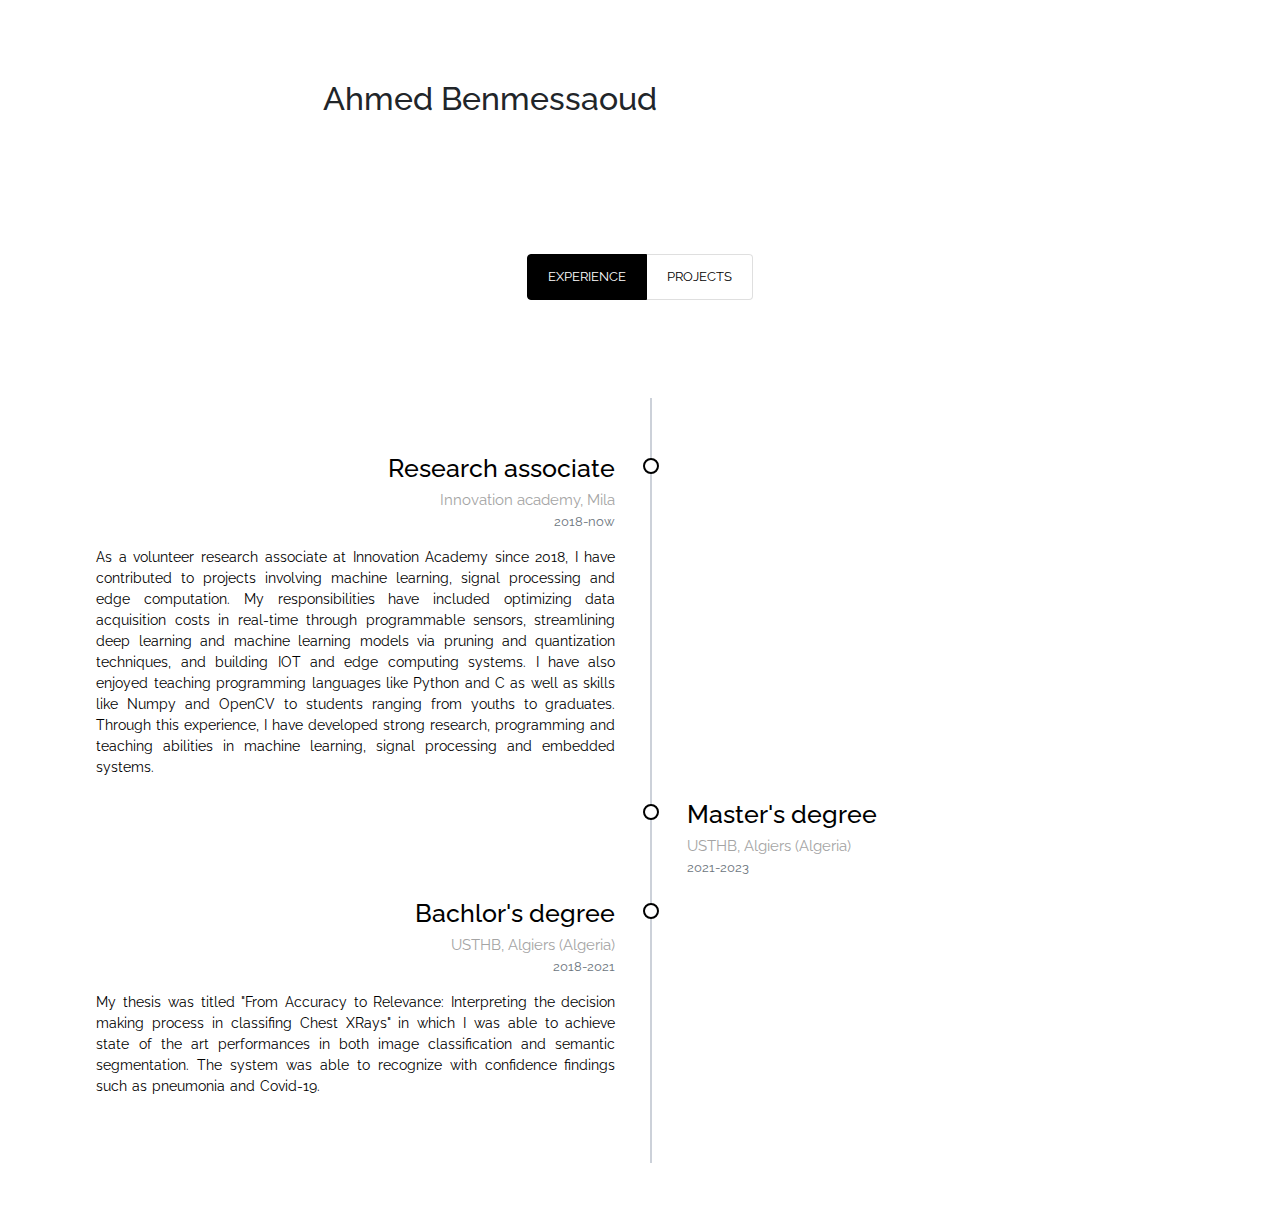
<file: index.html>
<!DOCTYPE html>
<html lang="en">
  <head>
    <meta charset="utf-8">
    <title>Ahmed Benmessaoud</title>
    <meta name="description" content=" ">
    <meta name="author" content="Ahmed Benmessaoud">

    <!-- Mobile-friendly -->
    <meta name="viewport" content="width=device-width, initial-scale=1">

    <!-- Bootstrap CSS -->
    <link rel="stylesheet" href="https://stackpath.bootstrapcdn.com/bootstrap/4.5.2/css/bootstrap.min.css" integrity="sha384-JcKb8q3iqJ61gNV9KGb8thSsNjpSL0n8PARn9HuZOnIxN0hoP+VmmDGMN5t9UJ0Z" crossorigin="anonymous">

    <!-- Minimalist CSS -->
    <link rel="stylesheet" href="assets/css/minimalist.css">

    <!-- FontAwesome -->
    <link rel="stylesheet" href="https://cdnjs.cloudflare.com/ajax/libs/font-awesome/5.14.0/css/all.min.css" integrity="sha512-1PKOgIY59xJ8Co8+NE6FZ+LOAZKjy+KY8iq0G4B3CyeY6wYHN3yt9PW0XpSriVlkMXe40PTKnXrLnZ9+fkDaog==" crossorigin="anonymous" />

    <!-- Favicon -->
    <link rel="icon" type="image/png" href="assets/images/MyIcon.png">

  </head>
  <body>
    <!-- User info -->
    <header>
      <div class="container">
        <div class="row justify-content-lg-center">
          <!--<div class="col-lg-2 text-center">
            <img src="https://picsum.photos/140" class="user-image rounded-circle" alt="Ahmed Benmessaoud">
          </div>--> 
          <div class="col-lg-7">
            <h2>Ahmed Benmessaoud</h2>
            <p class="text-justify">

            </p>
            <ul class="list-inline text-lg-right social-icons">
              <li class="list-inline-item"><a href="https://www.linkedin.com/in/ahmed-benmessaoud-173663159/" target="_blank"><i class="fab fa-linkedin-in"></i></a></li>
              <li class="list-inline-item"><a href="https://github.com/benx13/" target="_blank"><i class="fab fa-github"></i></a></li>
              <li class="list-inline-item"><a href="mailto:ahmed.benmessaoud@aol.com" target="_blank"><i class="fas fa-at"></i></a></li>
              
              <!--
                <li class="list-inline-item"><a href="#" target="_blank"><i class="fas fa-pencil-alt"></i></a></li>
                <li class="list-inline-item"><a href="#" target="_blank"><i class="fab fa-dev"></i></a></li>
                <li class="list-inline-item"><a href="#" target="_blank"><i class="fab fa-facebook"></i></a></li>
                <li class="list-inline-item"><a href="#" target="_blank"><i class="fab fa-instagram"></i></a></li>
              -->
            </ul>
          </div>
        </div>
      </div>
    </header>
    <!-- Content -->
    <section>
      <!-- ./content-switch -->
      <div class="d-flex justify-content-center">
        <div class="list-group list-group-horizontal-md" id="content-tabs" role="tablist">
          <a class="list-group-item small text-uppercase active" id="list-experience-list" data-toggle="list" href="#experience" role="tab">Experience</a>
          <a class="list-group-item small text-uppercase" id="list-projects-list" data-toggle="list" href="#projects" role="tab">Projects</a>
        </div>
      </div>
      <!-- ./content-switch -->
      <!-- ./content-body -->
      <div class="container pt-5 tab-content">
        <!-- ./experience-panel-->
        <div class="tab-pane fade show active" id="experience" role="tabpanel">
          <div class="row justify-content-lg-center">
            <div class="col-lg-80">
              <!-- Timeline -->
              <div class="timeline-container", style="left: 1%;">
                <div class="timeline-block timeline-block-left">
                  <div class="timeline-content">
                    <h3 class="timeline-h3">Research associate</h3>
                    <span class="timeline-span">Innovation academy, Mila</span>
                    <p class="text-muted small mb-3">2018-now</p>
                    <p class="timeline-p text-justify">As a volunteer research associate at Innovation Academy since 2018, I have contributed to projects involving machine learning, signal processing and edge computation. My responsibilities have included optimizing data acquisition costs in real-time through programmable sensors, streamlining deep learning and machine learning models via pruning and quantization techniques, and building IOT and edge computing systems. I have also enjoyed teaching programming languages like Python and C as well as skills like Numpy and OpenCV to students ranging from youths to graduates. Through this experience, I have developed strong research, programming and teaching abilities in machine learning, signal processing and embedded systems.</p>
                  </div>
                    <div class="marker"></div>
                  </div>
                <div class="timeline-block timeline-block-right">
                  <div class="marker"></div>
                  <div class="timeline-content">
                    <h3 class="timeline-h3">Master's degree</h3>
                    <span class="timeline-span">USTHB, Algiers (Algeria)</span>
                    <p class="text-muted small mb-3">2021-2023</p>
                    <p class="timeline-p text-justify"></p>
                  </div>
                </div>
                
            
                <div class="timeline-block timeline-block-left">
                  <div class="timeline-content">
                    <h3 class="timeline-h3">Bachlor's degree</h3>
                    <span class="timeline-span">USTHB, Algiers (Algeria)</span>
                    <p class="text-muted small mb-3">2018-2021</p>
                    <p class="timeline-p text-justify">My thesis was titled "From Accuracy 
                      to Relevance: Interpreting the decision making process in classifing Chest XRays" in which I was able to achieve state of the art 
                      performances in both image classification and semantic segmentation. The system was able to recognize with confidence findings 
                      such as pneumonia and Covid-19.</p>
                  </div>
                    <div class="marker"></div>
                  </div>
                  
                  
                </div>
                <!-- ./timeline -->
              </div>
            </div>
          </div>

          <!-- ./projects-panel--> 
          <div class="tab-pane fade show" id="projects" role="tabpanel">
           <!-- 
            <div class="hide-mobile">
              <div class="project-line"></div>
            </div>
            --->
            <div class="timeline-block" style="margin-left:-3.8%; margin-bottom: 1%;">
              <div class="marker"></div>
              <div class="timeline-content">
                <h3 class="timeline-h3">Papers</h3>
              </div>
            </div>
              
            <div class="card mb-4">
              <div class="card-body">
                <h4 class="card-title">High quality ECG dataset based on MIT-BIH recordings for improved heartbeats classification</h4>
                <h6 class="card-subtitle mb-2 text-muted"> <strong class="text-danger">A.S. Benmessaoud</strong>, F. Medjani, Y. Bousseloub, K. Bouaita, D. Benrahem, T. Kezai -- IEEE COINS 2023 -- berlin </h6>
                  <div class="card-pictures d-flex flex-wrap float-md-right">
                    <img src="assets/images/paper.png" class="user-image float-md-right ml-md-3 img-fluid" alt="image">
                    <img src="assets/images/paper2.png" class="user-image float-md-right ml-md-3 img-fluid" alt="image">
                  </div>
                <p class="card-text text-justify">The paper proposes a new methodology to create a high-quality ECG heartbeat dataset from the MIT-BIH recordings. The authors use an outlier removal technique and calculate an optimal heartbeat size to avoid mixing successive heartbeats. They also preserve the R-R interval set which is important for diagnosis. The new dataset is publicly available. To evaluate the dataset quality, the authors train a 1D ResNet model which achieves 99.24% accuracy, outperforming prior methods by 5-7%. Downsampling the data further improves model performance and efficiency. Overall, the improved dataset construction technique and deep learning model achieve state-of-the-art heartbeat classification, demonstrating the importance of high-quality training data.</p>
                  <!--<ul class="list-inline social-icons">
                    <li class="list-inline-item"><a href="#"><i class="fas fa-link"></i></a></li>
                    <li class="list-inline-item"><a href="#" target="_blank"><i class="fab fa-github"></i></a></li>
                  </ul>--> 
              </div>
            </div>
            <div class="timeline-block" style="margin-left:-3.8%; margin-bottom: 1%;">
              <div class="marker"></div>
              <div class="timeline-content">
                <h3 class="timeline-h3">IoT devops</h3>
              </div>
            </div>
              
            <div class="card mb-4">
              <div class="card-body">
                <h4 class="card-title">Smart factory infrastructure</h4>
                  <div class="card-pictures d-flex flex-wrap float-md-right">
                  </div>
                <p class="card-text text-justify">Smart factory infrastructure by collecting data from the newest st microelectronics ISPU chip with an integrated programmable 32kb/8kb cpu core runing a helper deeplearning model inside connected to an ESP32 to transmit data to a cloud based mqtt data broker linked to a kafka datastream which streams and applies basic preprocessing to subscribed services such grafana for dashboarding, influxdb for time series data, and other deep learning containers for decision deriving.</p>
                  <!--<ul class="list-inline social-icons">
                    <li class="list-inline-item"><a href="#"><i class="fas fa-link"></i></a></li>
                    <li class="list-inline-item"><a href="#" target="_blank"><i class="fab fa-github"></i></a></li>
                  </ul>--> 
              </div>
            </div>
            <div class="timeline-block" style="margin-left:-3.8%; margin-bottom: 1%;">
              <div class="marker"></div>
            <div class="timeline-content">
              <h3 class="timeline-h3">Medical Images</h3>
            </div>
          </div>
            
          <div class="card mb-4">
            <div class="card-body">
              <h4 class="card-title">Interpreting the decision making process in classifing Chest XRays</h4>
                <div class="card-pictures d-flex flex-wrap float-md-right">
                  <img src="assets/images/Seg.png" class="user-image float-md-right ml-md-3 img-fluid" alt="image">
                  <img src="assets/images/Cam.png" class="user-image float-md-right ml-md-3 img-fluid" alt="image">
                </div>
              <p class="card-text text-justify">The aim of this project was to implement a computer-aided 
                diagnosis system to make the process of reading and analizing an XRay more efficient for the medical practitioner, and faster 
                for the patients. 
                I built an end-to-end state of the art deep learning pipelines for medical
                image classification, on a dataset of over 20,000 images. My main contributions
                consist of data cleansing and preprocessing and VAE-based image segmentation.
                Classification models based on vision transformers and efficient net. In addition to that, I could address the 
                interpretability Challenges in Chest X-ray Classification by comparing the performances of the models on full images and lung segmented ones. In fact 
                the best results were achieved on non segmented images... Making the model focus on the segmented lungs</p>
                <!--<ul class="list-inline social-icons">
                  <li class="list-inline-item"><a href="#"><i class="fas fa-link"></i></a></li>
                  <li class="list-inline-item"><a href="#" target="_blank"><i class="fab fa-github"></i></a></li>
                </ul>--> 
            </div>
          </div>

          <!--<div class="card mb-4">
            <div class="card-body">
              <h4 class="card-title">CT</h4>
                <div class="card-pictures d-flex flex-wrap float-md-right">
                  <img src="https://picsum.photos/140" class="user-image float-md-right ml-md-3 img-fluid" alt="image" style="width: 200px; height: auto;">
                </div>
              <p class="card-text text-justify">Advanced segmentation models based on generative models (GANs and
                probabilistic diffusion models)</p>
                <ul class="list-inline social-icons">
                  <li class="list-inline-item"><a href="#"><i class="fas fa-link"></i></a></li>
                  <li class="list-inline-item"><a href="#" target="_blank"><i class="fab fa-github"></i></a></li>
                </ul>
            </div>
          </div>--> 

          <div class="timeline-block" style="margin-left:-3.8%; margin-bottom: 1%;">
            <div class="marker"></div>
            <div class="timeline-content">
              <h3 class="timeline-h3">Data Visualization and Dashboards</h3>
            </div>
          </div>
          
          <div class="card mb-4">
            <div class="card-body">
              <h4 class="card-title">Data Mining</h4>
                <!--<div class="card-pictures d-flex flex-wrap float-md-right">
                  <img src="https://picsum.photos/140" class="user-image float-md-right ml-md-3 img-fluid" alt="image" style="width: 200px; height: auto;">
                </div>--> 
              <p class="card-text text-justify">In this project, I implemented algorithms for frequent pattern mining, classification, and clustering on the IBM employee attrition dataset. For frequent pattern mining, I used the Apriori algorithm to find associations. For classification, I compared decision trees, random forests, and XGBoost, tuning hyperparameters and preprocessing data. For clustering, I experimented with DBSCAN and hierarchical clustering using different distance measures and parameters. I conducted extensive experiments to evaluate the algorithms using metrics like accuracy, F1-score, silhouette score, and Rand index. I also implemented interactive visual interfaces for exploring the dataset, tuning parameters, training models, making predictions, and visualizing results like clusters. This project demonstrates my skills in implementing key data mining and machine learning algorithms, properly evaluating models, and building interfaces for model interaction.</p>
                <!--<ul class="list-inline social-icons">
                  <li class="list-inline-item"><a href="#"><i class="fas fa-link"></i></a></li>
                  <li class="list-inline-item"><a href="#" target="_blank"><i class="fab fa-github"></i></a></li>
                </ul>--> 
            </div>
          </div>

          <div class="card mb-4">
            <div class="card-body">
              <h4 class="card-title">Database Management and Extraction of information</h4>
              <p class="card-text text-justify">I developed a project that involved using SQL to extract information from a database and incorporating a MongoDB database. 
                The main focus was on creating a user-friendly interface using Python (tkinter) that processes queries and provide accurate responses 
                from the databases. Other libraries that were used in this process were pymongo, json, pandas and numpy.</p>
                <!--<ul class="list-inline social-icons">
                  <li class="list-inline-item"><a href="#"><i class="fas fa-link"></i></a></li>
                  <li class="list-inline-item"><a href="#" target="_blank"><i class="fab fa-github"></i></a></li>
                </ul>--> 
            </div>
          </div>

          <div class="timeline-block" style="margin-left:-3.8%; margin-bottom: 1%;">
            <div class="marker"></div>
            <div class="timeline-content">
              <h3 class="timeline-h3">Text Manipulation</h3>
            </div>
          </div>

          <div class="card mb-4">
            <div class="card-body">
              <h4 class="card-title">Spam Detector</h4>
                <div class="card-pictures d-flex flex-wrap float-md-right">
                  <img src="assets/images/GloVe.png" class="user-image float-md-right ml-md-3 img-fluid" alt="image" style="width: 200px; height: auto;">
                </div>
              <p class="card-text text-justify">I developped a system based on Recurrent Neural Networks and GloVe word
                embedding and I used a pretrained BERT transformer. The GloVe network brings a semantic 
                aspect to the classification, for instance countries and their capitals wouldn't be linked 
                in a syntaxic view but word embedding brings word understanding to a new level and allows to 
                associate words of a similar meaning like synonyms and verbs in different tenses.</p>
                <!--<ul class="list-inline social-icons">
                  <li class="list-inline-item"><a href="#"><i class="fas fa-link"></i></a></li>
                  <li class="list-inline-item"><a href="#" target="_blank"><i class="fab fa-github"></i></a></li>
                </ul>--> 
            </div>
          </div>

          <div class="card mb-4">
            <div class="card-body">
              <h4 class="card-title">Coocle: An information retrieval system</h4>
              <p class="card-text text-justify">A back-end and front-end implementation of an information retrieval system on
                the CISI dataset using Streamlit. With the use of regular expressions and the implementation of vector search and GloVe model search.
                Implemented document searchwith clustering using DBscan, latent dirichlet allocation and machine learning methods, with a 
                grid search strategy.</p>
                <!--<ul class="list-inline social-icons">
                  <li class="list-inline-item"><a href="#"><i class="fas fa-link"></i></a></li>
                  <li class="list-inline-item"><a href="#" target="_blank"><i class="fab fa-github"></i></a></li>
                </ul>--> 
            </div>
          </div>

          <!--<div class="card mb-4">
            <div class="card-body">
              <h4 class="card-title">OCR</h4>
                <div class="card-pictures d-flex flex-wrap float-md-right">
                  <img src="https://picsum.photos/140" class="user-image float-md-right ml-md-3 img-fluid" alt="image" style="width: 200px; height: auto;">
                </div>
              <p class="card-text text-justify">TXT</p>
                <ul class="list-inline social-icons">
                  <li class="list-inline-item"><a href="#"><i class="fas fa-link"></i></a></li>
                  <li class="list-inline-item"><a href="#" target="_blank"><i class="fab fa-github"></i></a></li>
                </ul>
            </div>
          </div>--> 

          <div class="timeline-block" style="margin-left:-3.8%; margin-bottom: 1%;">
            <div class="marker"></div>
            <div class="timeline-content">
              <h3 class="timeline-h3">Traditional Machine Learning</h3>
            </div>
          </div>

          <div class="card mb-4">
            <div class="card-body">
              <h4 class="card-title">Winner Determination Problem</h4>
              <p class="card-text text-justify">Solving the WDP using Tabu Search and Q learning with the use of an early stop strategy to reduce the execution time. Creation 
                of a dataset with random instance generation depending on the number of objects, the number of auctions and the min and max number of
                objects per auction. The conclusion of the project was that Tabu Search was the more suited algorithm for the problem.</p>
                <!--<ul class="list-inline social-icons">
                  <li class="list-inline-item"><a href="#"><i class="fas fa-link"></i></a></li>
                  <li class="list-inline-item"><a href="#" target="_blank"><i class="fab fa-github"></i></a></li>
                </ul>--> 
            </div>
          </div>

          <div class="card mb-4">
            <div class="card-body">
              <h4 class="card-title">N Puzzle</h4>
                <div class="card-pictures d-flex flex-wrap float-md-right">
                  <img src="assets/images/NPuzzle.gif" class="user-image float-md-right ml-md-3 img-fluid" alt="image" style="border-radius: 8%; width: 200px; height: auto; width: 200px; height: auto;">
                </div>
              <p class="card-text text-justify">Blind Search using algorithms such as BFS and DFS and heuristic-based methods
                like the A* algorithm. Methods based on metaheuristics including genetic algorithms
                with dynamic mutation rate and PSO with adaptation to the discrete
                space. Using a hashmap to represent the different states of the board for a quicker execusion.</p>
                <!--<ul class="list-inline social-icons">
                  <li class="list-inline-item"><a href="#"><i class="fas fa-link"></i></a></li>
                  <li class="list-inline-item"><a href="#" target="_blank"><i class="fab fa-github"></i></a></li>
                </ul>--> 
            </div>
          </div>

          <!--<div class="card mb-4">
            <div class="card-body">
              <h4 class="card-title">Complexity</h4>
                <div class="card-pictures d-flex flex-wrap float-md-right">
                  <img src="assets/images/Hanoi.gif" class="user-image float-md-right ml-md-3 img-fluid" alt="image" style="width: 200px; height: auto;">
                </div>
              <p class="card-text text-justify">TXT</p>
                <ul class="list-inline social-icons">
                  <li class="list-inline-item"><a href="#"><i class="fas fa-link"></i></a></li>
                  <li class="list-inline-item"><a href="#" target="_blank"><i class="fab fa-github"></i></a></li>
                </ul>
            </div>
          </div>--> 

          <div class="timeline-block" style="margin-left:-3.8%; margin-bottom: 1%;">
            <div class="marker"></div>
            <div class="timeline-content">
              <h3 class="timeline-h3">Others</h3>
            </div>
          </div>

          <!--<div class="card mb-4">
            <div class="card-body">
              <h4 class="card-title">Vision</h4>
                <div class="card-pictures d-flex flex-wrap float-md-right">
                  <img src="assets/images/BrickBreaker.png" class="user-image float-md-right ml-md-3 img-fluid" alt="image" style="width: 200px; height: auto;">
                </div>
              <p class="card-text text-justify">Face and object dataction</p>
                <ul class="list-inline social-icons">
                  <li class="list-inline-item"><a href="#"><i class="fas fa-link"></i></a></li>
                  <li class="list-inline-item"><a href="#" target="_blank"><i class="fab fa-github"></i></a></li>
                </ul>
            </div>
          </div>--> 

          <div class="tab-pane fade show" id="projects" role="tabpanel">
            <div class="card mb-4">
              <div class="card-body">
                <h4 class="card-title">Mini-compiler</h4>
                <p class="card-text text-justify">This project involves the use of yacc and bison to develop a compiler for a fundamental language that encompasses 
                  essential functionalities like loops, read/write instructions, and more. I conducted lexical, syntactic, and semantic analysis to detect
                  error such as a library not included, a value out of range, a double declaration of a variable or a devision by zero.</p>
                  <!--<ul class="list-inline social-icons">
                    <li class="list-inline-item"><a href="#"><i class="fas fa-link"></i></a></li>
                    <li class="list-inline-item"><a href="#" target="_blank"><i class="fab fa-github"></i></a></li>
                  </ul>-->
              </div>
            </div>

        </div>
      </div>
    </section>
    <footer>
      <div class="container text-center">
      </div>
    </footer>

    <!-- JavaScript -->
    <script src="https://code.jquery.com/jquery-3.5.1.slim.min.js" integrity="sha384-DfXdz2htPH0lsSSs5nCTpuj/zy4C+OGpamoFVy38MVBnE+IbbVYUew+OrCXaRkfj" crossorigin="anonymous"></script>
    <script src="https://cdn.jsdelivr.net/npm/popper.js@1.16.1/dist/umd/popper.min.js" integrity="sha384-9/reFTGAW83EW2RDu2S0VKaIzap3H66lZH81PoYlFhbGU+6BZp6G7niu735Sk7lN" crossorigin="anonymous"></script>
    <script src="https://stackpath.bootstrapcdn.com/bootstrap/4.5.2/js/bootstrap.min.js" integrity="sha384-B4gt1jrGC7Jh4AgTPSdUtOBvfO8shuf57BaghqFfPlYxofvL8/KUEfYiJOMMV+rV" crossorigin="anonymous"></script>
  </body>
</html>
</file>
<file: assets/css/minimalist.css>
/* Google Fonts */
@import url('https://fonts.googleapis.com/css?family=Raleway:400,300,600');

/* HTML */
html {
  scroll-behavior: smooth;
}

/* Body */
body {
  font-family: 'Raleway', sans-serif !important;
}

/* Header and Section */
header, section {
  padding-top: 5rem;
}

/* Anchors */
a {
  color: black;
  text-decoration: underline;
}

a:hover { 
  color: black;
  background-image: linear-gradient(to right, black, black);
  background-position: bottom left;
  background-repeat: no-repeat;
  background-size: 100% 2px;
  text-decoration: none !important;
}

/* Content tabs a */
#content-tabs a {
  text-decoration: none;
}

/* Social Icons a color */
.social-icons a {
  color: black!important;
  background: none;
}

/* User Image */
.user-image {
  width: 140px;
  height: 140px;
}

@media (max-width: 767px) {
  header .col-lg-2 {
    padding-bottom: 3rem;
  }
}

/* Content Switcher */
.list-group-item.active {
  color: white!important;
  background: black!important;
  border-color: black!important;
}

.list-group a {
  color: black!important;
}

/* Timeline */
.timeline-container {
  width: 100%;
  padding: 50px 0;
  margin: 50px auto;
  position: relative;
  overflow: hidden;
}

@media only screen and (max-width: 600px) {
  .hide-mobile 
  {display:none;}
 }


.project-line {
  content: '';
  position: absolute;
  top: 365px;
  left: 9%;
  margin-left: 0px;
  margin-right: 50px;
  width: 2px;
  height: 300%;
  background: #CCD1D9;
  z-index: 1
}

.project-line-backup {
  content: '';
  position: absolute;
  top: 465px;
  left: 9%;
  margin-left: 0px;
  margin-right: 50px;
  width: 2px;
  height: 425%;
  background: #CCD1D9;
  z-index: 1
}

.timeline-container:before {
  content: '';
  position: absolute;
  top: 0;
  left: 50%;
  margin-left: -1px;
  width: 2px;
  height: 100%;
  background: #CCD1D9;
  z-index: 1
}

.timeline-block {
  width: -webkit-calc(50% + 8px);
  width: -moz-calc(50% + 8px);
  width: calc(50% + 8px);
  display: -webkit-box;
  display: -webkit-flex;
  display: -moz-box;
  display: flex;
  -webkit-box-pack: justify;
  -webkit-justify-content: space-between;
  -moz-box-pack: justify;
  justify-content: space-between;
  clear: both;
}
.timeline-blocx {
  width: 100%;
  padding: 50px 0;
  margin: 50px auto;
  position: relative;
  overflow: hidden;
}
.timeline-block-right {
  float: right;
}

.timeline-block-left {
  float: left;
  direction: ltr;
}

.marker {
  width: 16px;
  height: 16px;
  border-radius: 50%;
  border: 2px solid black;
  background: white;
  margin-top: 10px;
  z-index: 9999
}

.timeline-content {
  width: 95%;
  padding: 0 15px;
  color: black;
}

.timeline-block-left .timeline-content {
 text-align:right;
}

.timeline-content .timeline-h3 {
  margin-top: 5px;
  margin-bottom: 5px;
  font-size: 25px;
  font-weight: 500
}

.timeline-content .timeline-span {
  font-size: 15px;
  color: #a4a4a4;
}

.timeline-content .timeline-p {
  font-size: 14px;
  line-height: 1.5em;
  word-spacing: 1px;
  color: black;
}


@media screen and (max-width: 768px) {
  .timeline-container:before {
    left: 8px;
    width: 2px;
  }

  .timeline-block {
     width: 100%;
     margin-bottom: 30px;
  }
  .timeline-block-right {
     float: none;
  }

  .timeline-block-left {
     float: none;
     direction: ltr;
  }
 
 .timeline-block-left .timeline-content {
   text-align:left;
   order: 2;
 }
 
 .timeline-block-left .marker {
   order: 1;
 }
}
</file>
